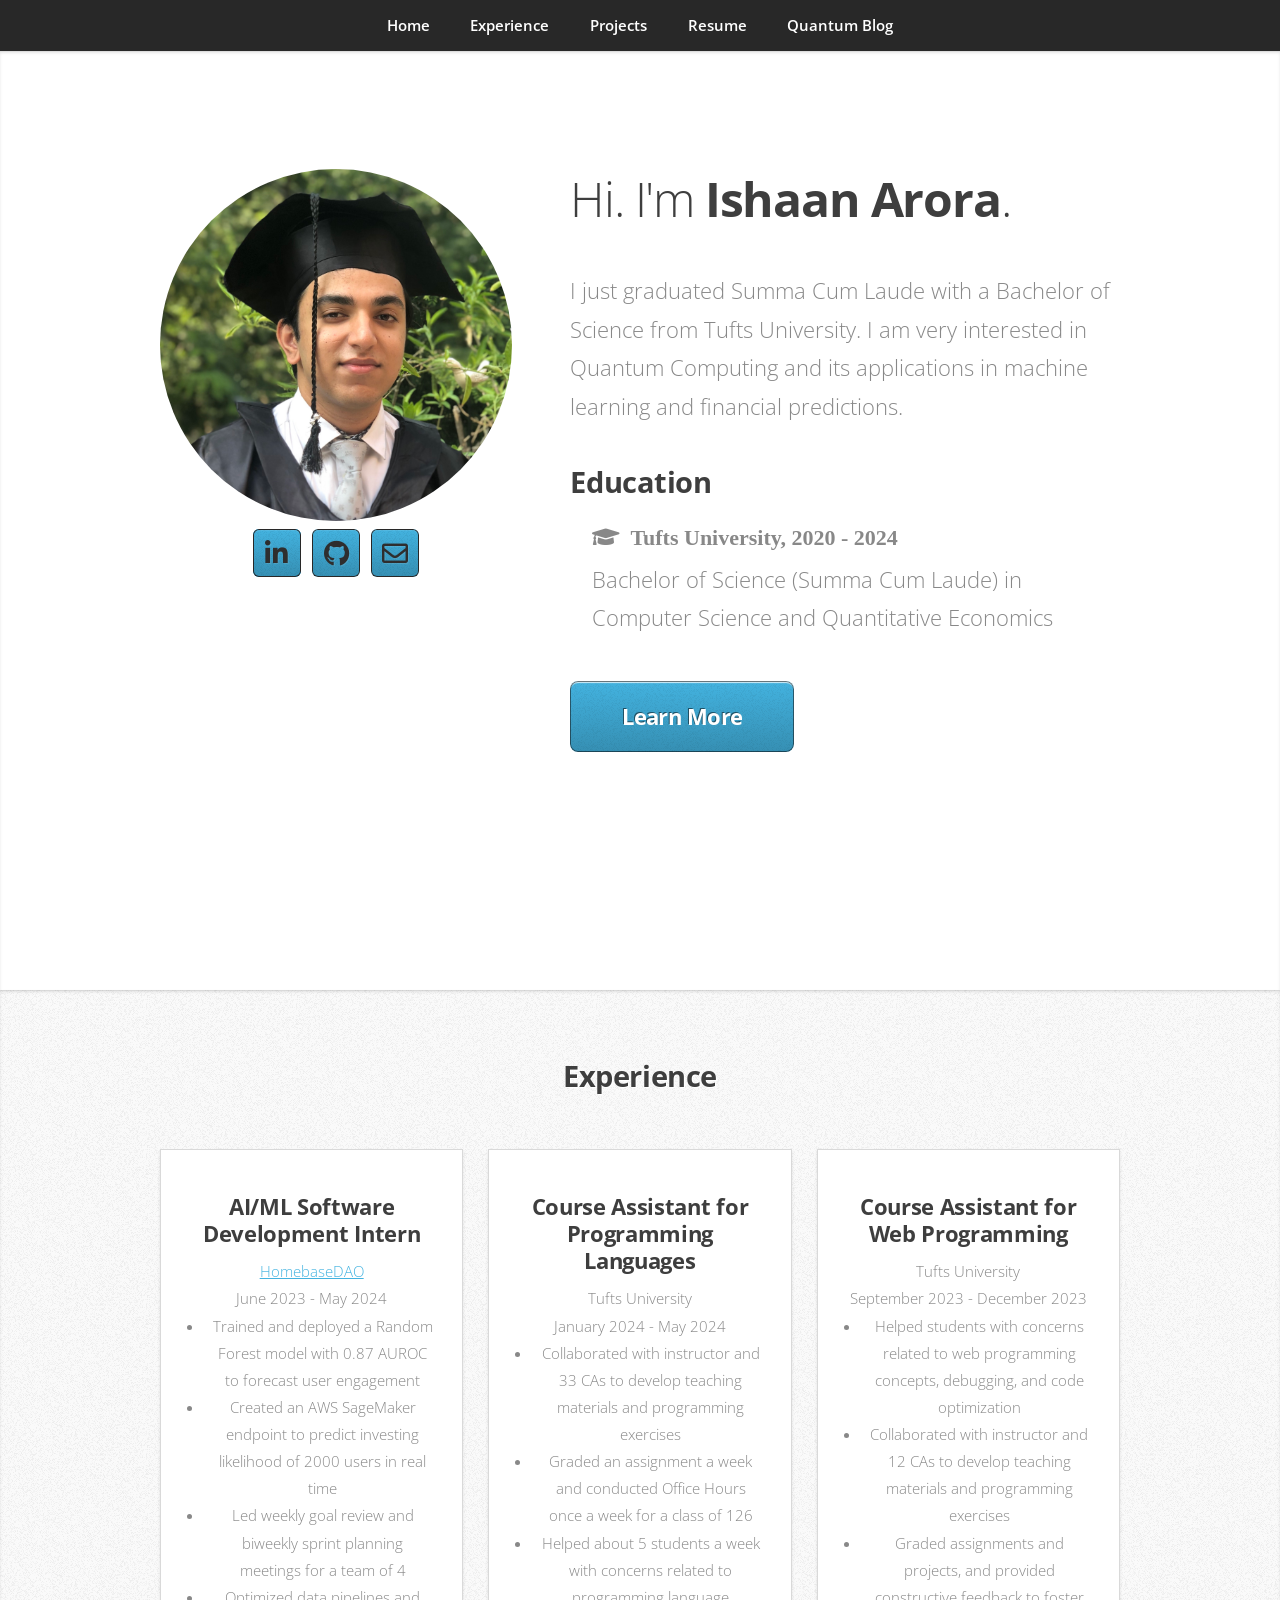
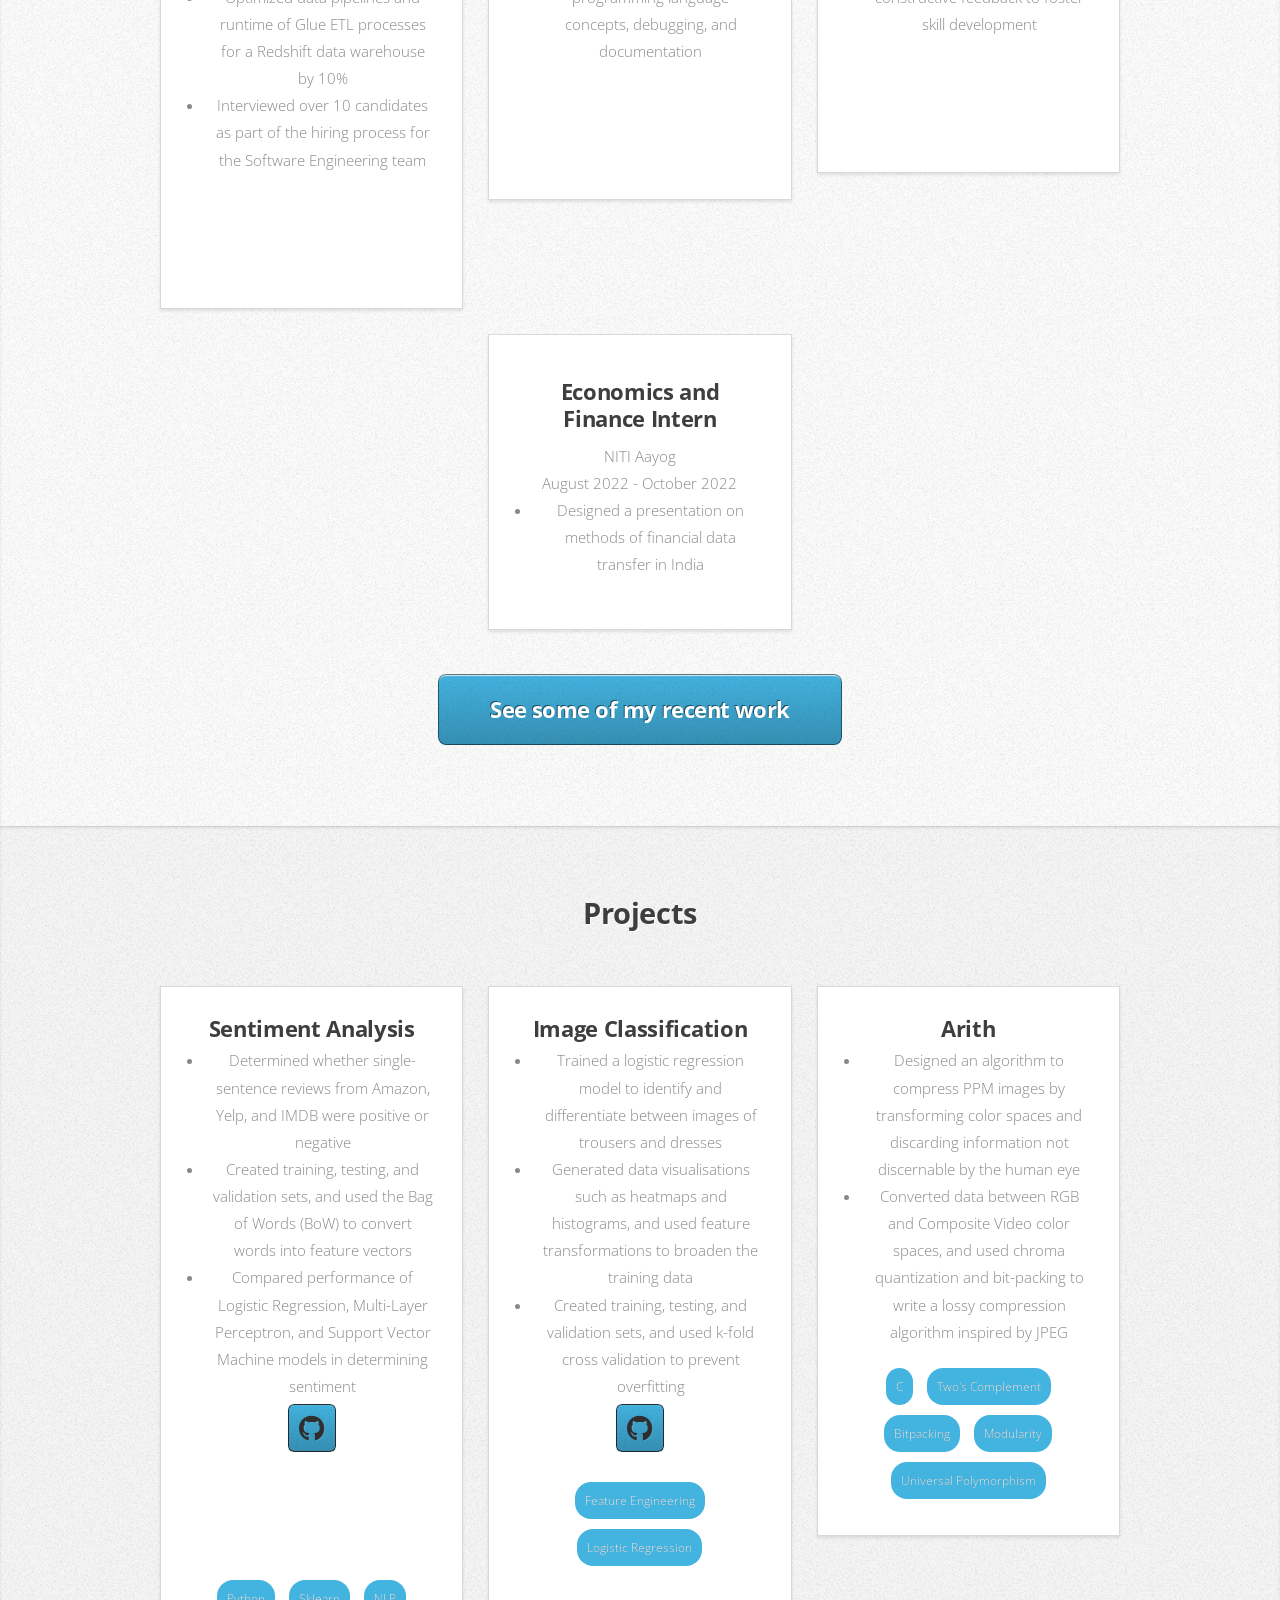
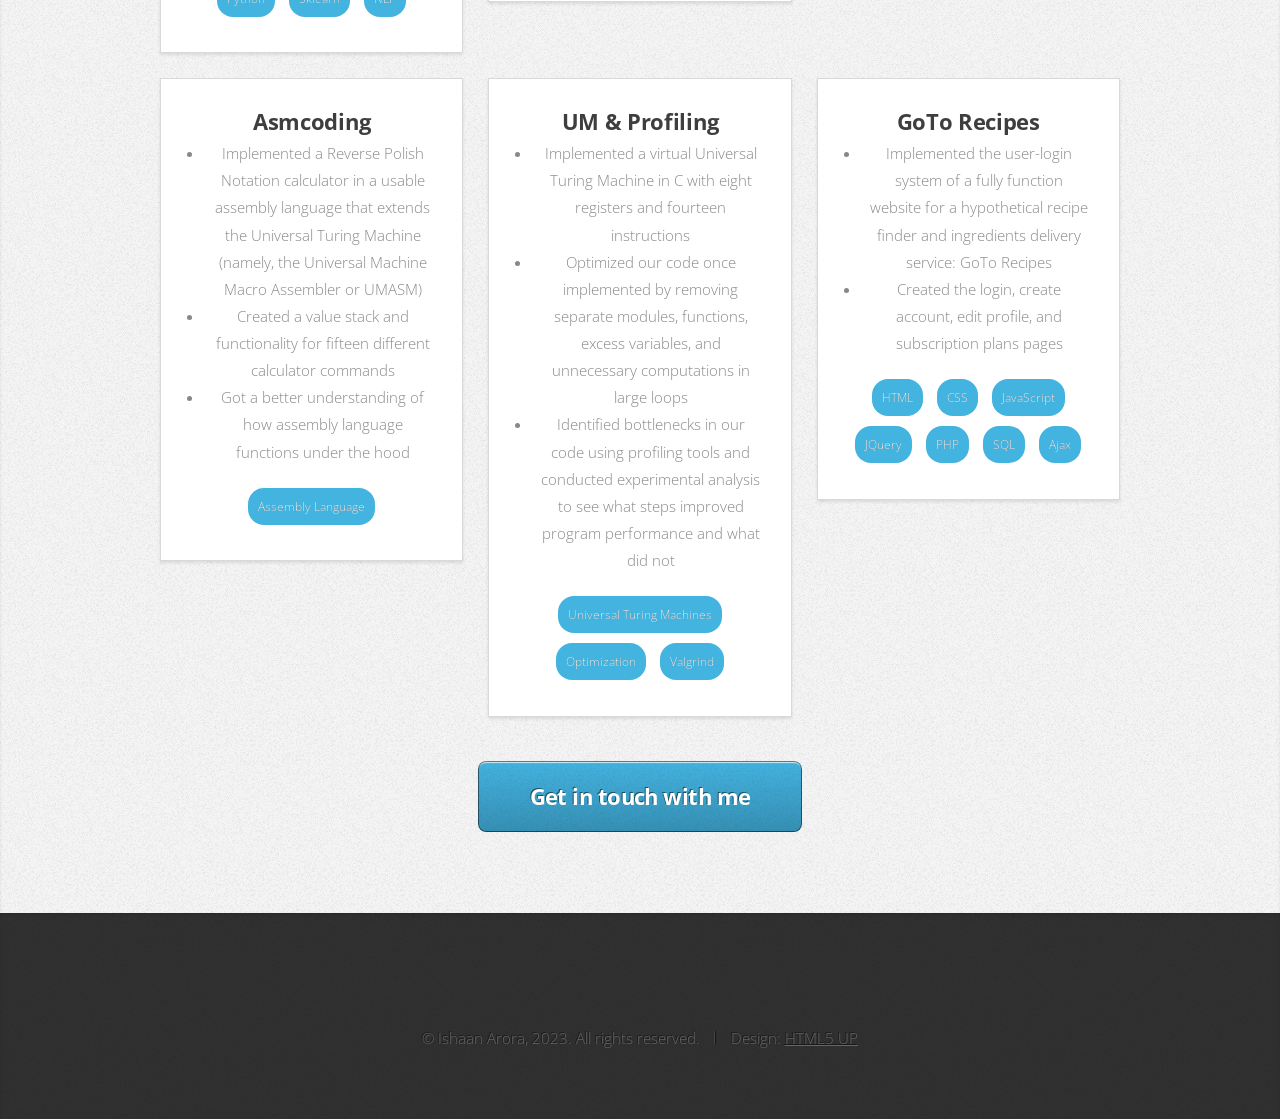
<file: index.html>
<!DOCTYPE HTML>

<html lang="en" xml:lang="en" xmlns= "http://www.w3.org/1999/xhtml">
	<head>
		<title>Ishaan Arora</title>

		<meta charset="utf-8" />
		<meta name="viewport" content="width=device-width, initial-scale=1, user-scalable=no" />
		<link rel="stylesheet" href="assets/css/main.css" />
	</head>
	<body class="is-preload">

		<!-- Nav -->
			<nav id="nav">
				<ul class="container">
					<li><a href="#top">Home</a></li>
					<li><a href="#work">Experience</a></li>
					<li><a href="#Projects">Projects</a></li>
					<li><a href="files/Ishaan Arora SWE Resume.pdf" target="_blank">Resume</a></li>
					<li><a href="https://quantumhorizonsblog.wordpress.com" target="_blank">Quantum Blog</a></li>
				</ul>
			</nav>

		<!-- Home -->
			<article id="top" class="wrapper style1">
				<div class="container">
					<div class="row">
						<div class="col-4 col-5-large col-12-medium">
							<span class="image fit"><img src="images/pic00.jpg" alt="" /> </span>
							
							<span class="image socials">
								<ul class="social">
									<li><a href="https://www.linkedin.com/in/ishaan-arora-95469122a/" class="icon brands fa-linkedin-in" target="_blank"><span class="label">LinkedIn</span></a></li>
									<li><a href="https://github.com/ishaanarora25" class="icon brands fa-github" target="_blank"><span class="label">Github</span></a></li>
									<li><a href="mailto: ishaan.arora@tufts.edu" class="icon fas fa-envelope fa-2x"><span class="label">Mail</span></a></li>
								</ul>
							</span>
						</div>
						<div class="col-8 col-7-large col-12-medium">
							<header>
								<h1>Hi. I'm <strong>Ishaan Arora</strong>.</h1>
							</header>
							<p>I just graduated Summa Cum Laude with a Bachelor of Science from Tufts University. I am very interested in Quantum Computing and its applications in machine learning and financial predictions. </p>							

							<h2>Education</h2>
							<ul class="educ">
								<li class="educ1">
									<p class="fas fa-graduation-cap">Tufts University, 2020 - 2024</p>
									<div class="educ-description">
										<p>Bachelor of Science (Summa Cum Laude) in Computer Science and Quantitative Economics</p>
									</div>
								</li>
							</ul>

							<a href="#work" class="button large scrolly">Learn More</a>
						</div>
					</div>
				</div>
			</article>

		<!-- Work -->
			<article id="work" class="wrapper style2">
				<div class="container">
					<header>
						<h2>Experience</h2>
					</header>
					<div class="row aln-center">
						<div class="col-4 col-6-medium col-12-small">
							<section class="box style1">
								<h3>AI/ML Software Development Intern</h3>
								<a href="https://www.homebasedao.io/"><p class="workplace">HomebaseDAO</p> </a>
								<p class="timing">June 2023 - May 2024</p>
								<ul class="workdone">
									<li> Trained and deployed a Random Forest model with 0.87 AUROC to forecast user engagement </li>
									<li> Created an AWS SageMaker endpoint to predict investing likelihood of 2000 users in real time </li>
									<li> Led weekly goal review and biweekly sprint planning meetings for a team of 4 </li>
									<li> Optimized data pipelines and runtime of Glue ETL processes for a Redshift data warehouse by 10% </li>
									<li> Interviewed over 10 candidates as part of the hiring process for the Software Engineering team </li>
								</ul>
								<p>&nbsp</p>
								<p>&nbsp</p>
							</section>
						</div>
						<div class="col-4 col-6-medium col-12-small">
							<section class="box style1">
								<h3>Course Assistant for Programming Languages</h3>
								<p class="workplace">Tufts University</p>
								<p class="timing">January 2024 - May 2024</p>
								<ul class="workdone">
									<li> Collaborated with instructor and 33 CAs to develop teaching materials and programming exercises </li>
									<li> Graded an assignment a week and conducted Office Hours once a week for a class of 126 </li>
									<li> Helped about 5 students a week with concerns related to programming language concepts, debugging, and documentation </li>
								</ul>
								<p>&nbsp</p>
								<p>&nbsp</p>
							</section>
						</div>
						<div class="col-4 col-6-medium col-12-small">
							<section class="box style1">
								<h3>Course Assistant for Web Programming</h3>
								<p class="workplace">Tufts University</p>
								<p class="timing">September 2023 - December 2023</p>
								<ul class="workdone">
									<li> Helped students with concerns related to web programming concepts, debugging, and code optimization </li>
									<li> Collaborated with instructor and 12 CAs to develop teaching materials and programming exercises </li>
									<li> Graded assignments and projects, and provided constructive feedback to foster skill development </li>
								</ul>
								<p>&nbsp</p>
								<p>&nbsp</p>
							</section>
						</div>
						<div class="col-4 col-6-medium col-12-small">
							<section class="box style1">
								<h3>Economics and Finance Intern</h3>
								<p class="workplace">NITI Aayog</p>
								<p class="timing">August 2022 - October 2022</p>
								<ul class="workdone">
									<li>Designed a presentation on methods of financial data transfer in India</li>
								</ul>
							</section>
						</div>
					</div>
					<footer>
						<a href="#Projects" class="button large scrolly">See some of my recent work</a>
					</footer>
				</div>
			</article>

		<!-- Projects -->
			<article id="Projects" class="wrapper style3">
				<div class="container">
					<header>
						<h2>Projects</h2>
					</header>
					<div class="row">
						<div class="col-4 col-6-medium col-12-small">
							<article class="box style2">
								<h3>Sentiment Analysis</h3>
								<ul>
									<li>Determined whether single-sentence reviews from Amazon, Yelp, and IMDB were positive or negative</li>
									<li>Created training, testing, and validation sets, and used the Bag of Words (BoW) to convert words into feature vectors</li>
									<li>Compared performance of Logistic Regression, Multi-Layer Perceptron, and Support Vector Machine models in determining sentiment</li>
								</ul>
								<ul class="social">
									<li><a href="https://github.com/ishaanarora25/review-sentiment" class="icon brands fa-github" target="_blank"><span class="label">Github</span></a></li>
								</ul>
								<p>&nbsp</p>
								<p>&nbsp</p>
								<div class="box-footer">
									<span class="skills">Python</span>
									<span class="skills">Sklearn</span>
									<span class="skills">NLP</span>
								</div>
							</article>
						</div>
						<div class="col-4 col-6-medium col-12-small">
							<article class="box style2">
								<h3>Image Classification</h3>
								<ul>
									<li>Trained a logistic regression model to identify and differentiate between images of trousers and dresses </li>
									<li>Generated data visualisations such as heatmaps and histograms, and used feature transformations to broaden the training data</li>
									<li>Created training, testing, and validation sets, and used k-fold cross validation to prevent overfitting</li>
								</ul>
								<ul class="social">
									<li><a href="https://github.com/ishaanarora25/trousers-vs-dresses" class="icon brands fa-github" target="_blank"><span class="label">Github</span></a></li>
								</ul>
								<div class="box-footer">
									<span class="skills">Feature Engineering</span>
									<span class="skills">Logistic Regression</span>
								</div>
							</article>
						</div>
						<div class="col-4 col-6-medium col-12-small">
							<article class="box style2">
								<h3>Arith</h3>
								<ul>
									<li>Designed an algorithm to compress PPM images by transforming color spaces and discarding information not discernable by the human eye</li>
									<li>Converted data between RGB and Composite Video color spaces, and used chroma quantization and bit-packing to write a lossy compression algorithm inspired by JPEG </li>
								</ul>
								<div class="box-footer">
									<span class="skills">C</span>
									<span class="skills">Two's Complement</span>
									<span class="skills">Bitpacking</span>
									<span class="skills">Modularity</span>
									<span class="skills">Universal Polymorphism</span>
								</div>
							</article>
						</div>
						<div class="col-4 col-6-medium col-12-small">
							<article class="box style2">
								<h3>Asmcoding</h3>
								<ul>
									<li>Implemented a Reverse Polish Notation calculator in a usable assembly language that extends the Universal Turing Machine (namely, the Universal Machine Macro Assembler or UMASM)</li>
									<li>Created a value stack and functionality for fifteen different calculator commands</li>
									<li>Got a better understanding of how assembly language functions under the hood</li>
								</ul>
								<div class="box-footer">
									<span class="skills">Assembly Language</span>
								</div>
							</article>
						</div>
						<div class="col-4 col-6-medium col-12-small">
							<article class="box style2">
								<h3>UM & Profiling</h3>
								<ul>
									<li>Implemented a virtual Universal Turing Machine in C with eight registers and fourteen instructions</li>
									<li>Optimized our code once implemented by removing separate modules, functions, excess variables, and unnecessary computations in large loops </li>
									<li>Identified bottlenecks in our code using profiling tools and conducted experimental analysis to see what steps improved program performance and what did not</li>
								</ul>
								<div class="box-footer">
									<span class="skills">Universal Turing Machines</span>
									<span class="skills">Optimization</span>
									<span class="skills">Valgrind</span>
								</div>
							</article>
						</div>
						<div class="col-4 col-6-medium col-12-small">
							<article class="box style2">
								<h3>GoTo Recipes</h3>
								<ul>
									<li>Implemented the user-login system of a fully function website for a hypothetical recipe finder and ingredients delivery service: GoTo Recipes</li>
									<li>Created the login, create account, edit profile, and subscription plans pages</li>
								</ul>
								<div class="box-footer">
									<span class="skills">HTML</span>
									<span class="skills">CSS</span>
									<span class="skills">JavaScript</span>
									<span class="skills">JQuery</span>
									<span class="skills">PHP</span>
									<span class="skills">SQL</span>
									<span class="skills">Ajax</span>
								</div>
							</article>
						</div>
					</div>
					<footer>
						<a href="#top" class="button large scrolly">Get in touch with me</a>
					</footer>
				</div>
			</article>

		<!-- Copyright -->
			<article class="wrapper style4">
					<footer>
						<ul id="copyright">
							<li>&copy; Ishaan Arora, 2023. All rights reserved.</li><li>Design: <a href="http://html5up.net" target="_blank">HTML5 UP</a></li>
						</ul>
					</footer>
			</article>

		<!-- Scripts -->
			<script src="assets/js/jquery.min.js"></script>
			<script src="assets/js/jquery.scrolly.min.js"></script>
			<script src="assets/js/browser.min.js"></script>
			<script src="assets/js/breakpoints.min.js"></script>
			<script src="assets/js/util.js"></script>
			<script src="assets/js/main.js"></script>

	</body>
</html>
</file>
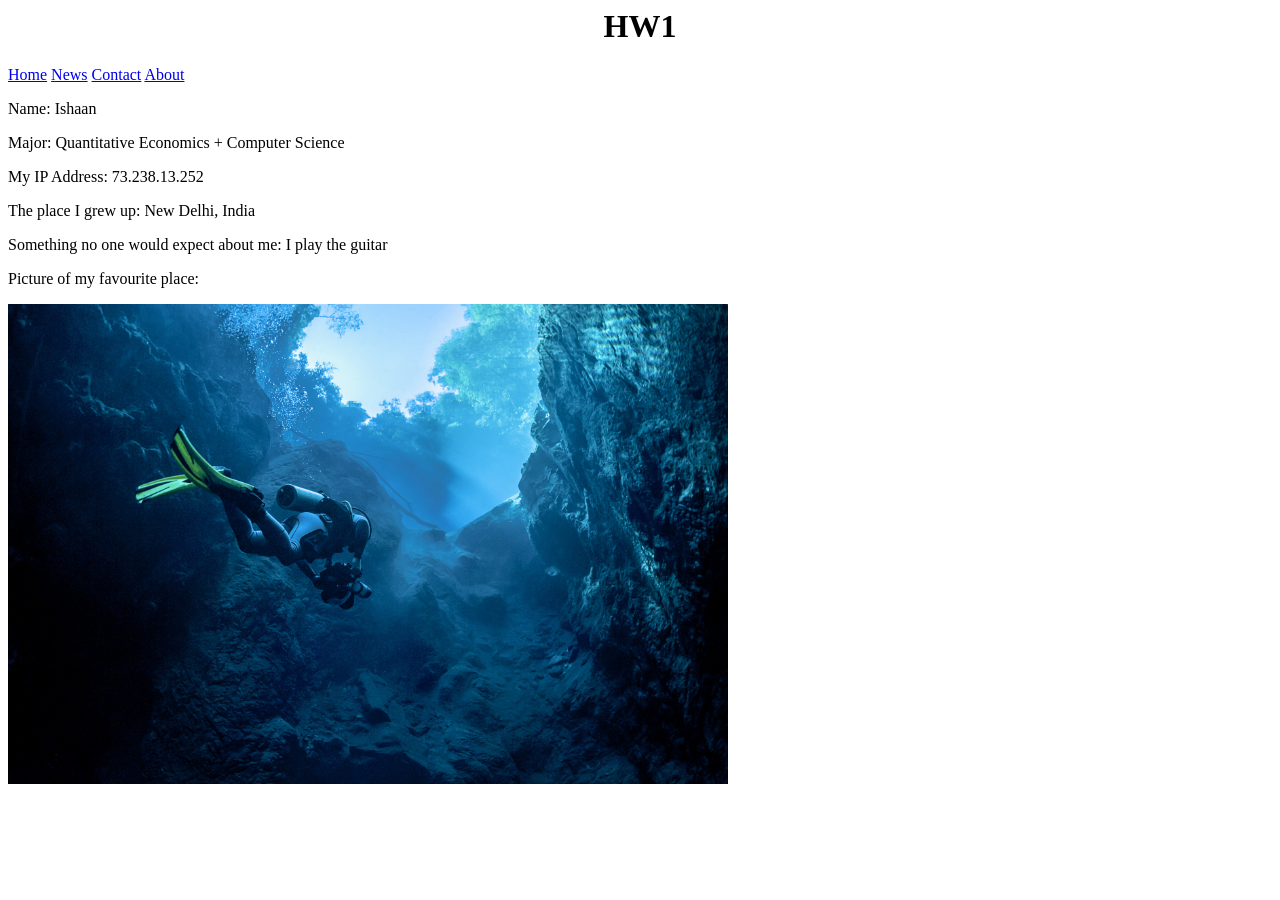
<file: hw1.html>
<html>
    <title> Homework 1 </title>
    <head>
        <h1 align="center"> HW1</h1>
        <div class="topnav">
            <a class="active" href="#home">Home</a>
            <a href="#news">News</a>
            <a href="#contact">Contact</a>
            <a href="https://www.youtube.com/watch?v=dQw4w9WgXcQ">About</a>
            </div> 
    </head>
    <body>
        <p> Name: Ishaan</p>
        <p> Major: Quantitative Economics + Computer Science</p>
        <p>My IP Address: 73.238.13.252</p>
        <p>The place I grew up: New Delhi, India</p>
        <p>Something no one would expect about me: I play the guitar</p>
        <p>Picture of my favourite place:</p>
        <img src="Diving.jpeg" alt="Underwater" width=720 height="480">
    </body>
    



</html>
</file>
<file: assets/css/main.css>
@import url("https://fonts.googleapis.com/css?family=Open+Sans:300,300italic,600,600italic,700");
@import url("fontawesome-all.min.css");

/*
	Miniport by HTML5 UP
	html5up.net | @ajlkn
	Free for personal and commercial use under the CCA 3.0 license (html5up.net/license)
*/

html, body, div, span, applet, object,
iframe, h1, h2, h3, h4, h5, h6, p, blockquote,
pre, a, abbr, acronym, address, big, cite,
code, del, dfn, em, img, ins, kbd, q, s, samp,
small, strike, strong, sub, sup, tt, var, b,
u, i, center, dl, dt, dd, ol, ul, li, fieldset,
form, label, legend, table, caption, tbody,
tfoot, thead, tr, th, td, article, aside,
canvas, details, embed, figure, figcaption,
footer, header, hgroup, menu, nav, output, ruby,
section, summary, time, mark, audio, video {
	margin: 0;
	padding: 0;
	border: 0;
	font-size: 100%;
	font: inherit;
	vertical-align: baseline;}

article, aside, details, figcaption, figure,
footer, header, hgroup, menu, nav, section {
	display: block;}

body {
	line-height: 1;
}

ol, ul {
	list-style: none;
}

blockquote, q {
	quotes: none;
}

	blockquote:before, blockquote:after, q:before, q:after {
		content: '';
		content: none;
	}

table {
	border-collapse: collapse;
	border-spacing: 0;
}

body {
	-webkit-text-size-adjust: none;
}

mark {
	background-color: transparent;
	color: inherit;
}

input::-moz-focus-inner {
	border: 0;
	padding: 0;
}

input, select, textarea {
	-moz-appearance: none;
	-webkit-appearance: none;
	-ms-appearance: none;
	appearance: none;
}

/* Basic */

	html {
		box-sizing: border-box;
	}

	*, *:before, *:after {
		box-sizing: inherit;
	}

	body {
		padding-top: 3.5em;
	}

		body.is-preload *, body.is-preload *:before, body.is-preload *:after {
			-moz-animation: none !important;
			-webkit-animation: none !important;
			-ms-animation: none !important;
			animation: none !important;
			-moz-transition: none !important;
			-webkit-transition: none !important;
			-ms-transition: none !important;
			transition: none !important;
		}

	body, input, textarea, select {
		font-family: 'Open Sans', sans-serif;
		line-height: 1.85em;
		color: #888;
		font-weight: 300;
		font-size: 13pt;
	}

	a {
		-moz-transition: color .2s ease-in-out;
		-webkit-transition: color .2s ease-in-out;
		-ms-transition: color .2s ease-in-out;
		transition: color .2s ease-in-out;
		color: #43B3E0;
		text-decoration: underline;
	}

		a:hover {
			color: #43bff0 !important;
		}

		a img {
			border: 0;
		}

	b, strong {
		font-weight: 600;
		color: #3e3e3e;
	}

	i, em {
		font-style: italic;
	}

	sub {
		position: relative;
		top: 0.5em;
		font-size: 0.8em;
	}

	sup {
		position: relative;
		top: -0.5em;
		font-size: 0.8em;
	}

	blockquote {
		border-left: solid 0.75em #eee;
		padding: 1em 0 1em 1.5em;
		font-style: italic;
	}

	h1, h2, h3, h4, h5, h6 {
		color: #3e3e3e;
		margin: 0 0 0.75em 0;
	}

	h1 a, h2 a, h3 a, h4 a, h5 a, h6 a {
		text-decoration: none;
		color: inherit;
	}

	h2, h3, h4, h5, h6 {
		font-weight: 700;
	}

	h1 {
		font-size: 3.25em;
		letter-spacing: -0.025em;
		font-weight: 300;
	}

		h1 strong {
			font-weight: 700;
		}

	h2 {
		font-size: 2em;
		letter-spacing: -0.015em;
	}

	h3 {
		font-size: 1.5em;
		letter-spacing: -0.015em;
	}

	em, i {
		font-style: italic;
	}

	br.clear {
		clear: both;
	}

	hr {
		border: 0;
		border-top: solid 1px #444;
		border-top-color: rgba(0, 0, 0, 0.35);
		box-shadow: 0px 1px 0px 0px rgba(255, 255, 255, 0.1);
		height: 1px;
		margin: 3em 0;
	}

	p, ul, ol, dl, table {
		margin-bottom: 2em;
	}

	header {
		margin: 0 0 3em 0;
	}

		header > p {
			font-size: 1.25em;
			margin: 0;
		}

	footer {
		margin: 3em 0 0 0;
	}

		footer > p {
			font-size: 1.25em;
		}

/* Container */

	.container {
		margin: 0 auto;
		max-width: calc(100% - 50px);
		width: 1200px;
	}

		.container.medium {
			width: 900px;
		}

		@media screen and (max-width: 1680px) {

			.container {
				width: 1200px;
			}

				.container.medium {
					width: 900px;
				}

		}

		@media screen and (max-width: 1280px) {

			.container {
				width: 960px;
			}

				.container.medium {
					width: 720px;
				}

		}

		@media screen and (max-width: 980px) {

			.container {
				width: 100%;
			}

				.container.medium {
					width: 75%;
				}

		}

		@media screen and (max-width: 736px) {

			.container {
				width: 100%;
				max-width: calc(100% - 30px);
			}

				.container.medium {
					width: 100%;
				}

		}

/* Row */

	.row {
		display: flex;
		flex-wrap: wrap;
		box-sizing: border-box;
		align-items: stretch;
	}

		.row > * {
			box-sizing: border-box;
		}

		.row.gtr-uniform > * > :last-child {
			margin-bottom: 0;
		}

		.row.aln-left {
			justify-content: flex-start;
		}

		.row.aln-center {
			justify-content: center;
		}

		.row.aln-right {
			justify-content: flex-end;
		}

		.row.aln-top {
			align-items: flex-start;
		}

		.row.aln-middle {
			align-items: center;
		}

		.row.aln-bottom {
			align-items: flex-end;
		}

		.row > .imp {
			order: -1;
		}

		.row > .col-1 {
			width: 8.33333%;
		}

		.row > .off-1 {
			margin-left: 8.33333%;
		}

		.row > .col-2 {
			width: 16.66667%;
		}

		.row > .off-2 {
			margin-left: 16.66667%;
		}

		.row > .col-3 {
			width: 25%;
		}

		.row > .off-3 {
			margin-left: 25%;
		}

		.row > .col-4 {
			width: 33.33333%;
		}

		.row > .off-4 {
			margin-left: 33.33333%;
		}

		.row > .col-5 {
			width: 41.66667%;
		}

		.row > .off-5 {
			margin-left: 41.66667%;
		}

		.row > .col-6 {
			width: 50%;
		}

		.row > .off-6 {
			margin-left: 50%;
		}

		.row > .col-7 {
			width: 58.33333%;
		}

		.row > .off-7 {
			margin-left: 58.33333%;
		}

		.row > .col-8 {
			width: 66.66667%;
		}

		.row > .off-8 {
			margin-left: 66.66667%;
		}

		.row > .col-9 {
			width: 75%;
		}

		.row > .off-9 {
			margin-left: 75%;
		}

		.row > .col-10 {
			width: 83.33333%;
		}

		.row > .off-10 {
			margin-left: 83.33333%;
		}

		.row > .col-11 {
			width: 91.66667%;
		}

		.row > .off-11 {
			margin-left: 91.66667%;
		}

		.row > .col-12 {
			margin: auto;
			width: 100%;
		}

		.row > .off-12 {
			margin-left: 100%;
		}

		.row.gtr-0 {
			margin-top: 0px;
			margin-left: 0px;
		}

			.row.gtr-0 > * {
				padding: 0px 0 0 0px;
			}

			.row.gtr-0.gtr-uniform {
				margin-top: 0px;
			}

				.row.gtr-0.gtr-uniform > * {
					padding-top: 0px;
				}

		.row.gtr-25 {
			margin-top: -6.25px;
			margin-left: -6.25px;
		}

			.row.gtr-25 > * {
				padding: 6.25px 0 0 6.25px;
			}

			.row.gtr-25.gtr-uniform {
				margin-top: -6.25px;
			}

				.row.gtr-25.gtr-uniform > * {
					padding-top: 6.25px;
				}

		.row.gtr-50 {
			margin-top: -12.5px;
			margin-left: -12.5px;
		}

			.row.gtr-50 > * {
				padding: 12.5px 0 0 12.5px;
			}

			.row.gtr-50.gtr-uniform {
				margin-top: -12.5px;
			}

				.row.gtr-50.gtr-uniform > * {
					padding-top: 12.5px;
				}

		.row {
			margin-top: -25px;
			margin-left: -25px;
		}

			.row > * {
				padding: 25px 0 0 25px;
			}

			.row.gtr-uniform {
				margin-top: -25px;
			}

				.row.gtr-uniform > * {
					padding-top: 25px;
				}

		.row.gtr-150 {
			margin-top: -37.5px;
			margin-left: -37.5px;
		}

			.row.gtr-150 > * {
				padding: 37.5px 0 0 37.5px;
			}

			.row.gtr-150.gtr-uniform {
				margin-top: -37.5px;
			}

				.row.gtr-150.gtr-uniform > * {
					padding-top: 37.5px;
				}

		.row.gtr-200 {
			margin-top: -50px;
			margin-left: -50px;
		}

			.row.gtr-200 > * {
				padding: 50px 0 0 50px;
			}

			.row.gtr-200.gtr-uniform {
				margin-top: -50px;
			}

				.row.gtr-200.gtr-uniform > * {
					padding-top: 50px;
				}

		@media screen and (max-width: 1680px) {

			.row {
				display: flex;
				flex-wrap: wrap;
				box-sizing: border-box;
				align-items: stretch;
			}

				.row > * {
					box-sizing: border-box;
				}

				.row.gtr-uniform > * > :last-child {
					margin-bottom: 0;
				}

				.row.aln-left {
					justify-content: flex-start;
				}

				.row.aln-center {
					justify-content: center;
				}

				.row.aln-right {
					justify-content: flex-end;
				}

				.row.aln-top {
					align-items: flex-start;
				}

				.row.aln-middle {
					align-items: center;
				}

				.row.aln-bottom {
					align-items: flex-end;
				}

				.row > .imp-xlarge {
					order: -1;
				}

				.row > .col-1-xlarge {
					width: 8.33333%;
				}

				.row > .off-1-xlarge {
					margin-left: 8.33333%;
				}

				.row > .col-2-xlarge {
					width: 16.66667%;
				}

				.row > .off-2-xlarge {
					margin-left: 16.66667%;
				}

				.row > .col-3-xlarge {
					width: 25%;
				}

				.row > .off-3-xlarge {
					margin-left: 25%;
				}

				.row > .col-4-xlarge {
					width: 33.33333%;
				}

				.row > .off-4-xlarge {
					margin-left: 33.33333%;
				}

				.row > .col-5-xlarge {
					width: 41.66667%;
				}

				.row > .off-5-xlarge {
					margin-left: 41.66667%;
				}

				.row > .col-6-xlarge {
					width: 50%;
				}

				.row > .off-6-xlarge {
					margin-left: 50%;
				}

				.row > .col-7-xlarge {
					width: 58.33333%;
				}

				.row > .off-7-xlarge {
					margin-left: 58.33333%;
				}

				.row > .col-8-xlarge {
					width: 66.66667%;
				}

				.row > .off-8-xlarge {
					margin-left: 66.66667%;
				}

				.row > .col-9-xlarge {
					width: 75%;
				}

				.row > .off-9-xlarge {
					margin-left: 75%;
				}

				.row > .col-10-xlarge {
					width: 83.33333%;
				}

				.row > .off-10-xlarge {
					margin-left: 83.33333%;
				}

				.row > .col-11-xlarge {
					width: 91.66667%;
				}

				.row > .off-11-xlarge {
					margin-left: 91.66667%;
				}

				.row > .col-12-xlarge {
					width: 100%;
				}

				.row > .off-12-xlarge {
					margin-left: 100%;
				}

				.row.gtr-0 {
					margin-top: 0px;
					margin-left: 0px;
				}

					.row.gtr-0 > * {
						padding: 0px 0 0 0px;
					}

					.row.gtr-0.gtr-uniform {
						margin-top: 0px;
					}

						.row.gtr-0.gtr-uniform > * {
							padding-top: 0px;
						}

				.row.gtr-25 {
					margin-top: -6.25px;
					margin-left: -6.25px;
				}

					.row.gtr-25 > * {
						padding: 6.25px 0 0 6.25px;
					}

					.row.gtr-25.gtr-uniform {
						margin-top: -6.25px;
					}

						.row.gtr-25.gtr-uniform > * {
							padding-top: 6.25px;
						}

				.row.gtr-50 {
					margin-top: -12.5px;
					margin-left: -12.5px;
				}

					.row.gtr-50 > * {
						padding: 12.5px 0 0 12.5px;
					}

					.row.gtr-50.gtr-uniform {
						margin-top: -12.5px;
					}

						.row.gtr-50.gtr-uniform > * {
							padding-top: 12.5px;
						}

				.row {
					margin-top: -25px;
					margin-left: -25px;
				}

					.row > * {
						padding: 25px 0 0 25px;
					}

					.row.gtr-uniform {
						margin-top: -25px;
					}

						.row.gtr-uniform > * {
							padding-top: 25px;
						}

				.row.gtr-150 {
					margin-top: -37.5px;
					margin-left: -37.5px;
				}

					.row.gtr-150 > * {
						padding: 37.5px 0 0 37.5px;
					}

					.row.gtr-150.gtr-uniform {
						margin-top: -37.5px;
					}

						.row.gtr-150.gtr-uniform > * {
							padding-top: 37.5px;
						}

				.row.gtr-200 {
					margin-top: -50px;
					margin-left: -50px;
				}

					.row.gtr-200 > * {
						padding: 50px 0 0 50px;
					}

					.row.gtr-200.gtr-uniform {
						margin-top: -50px;
					}

						.row.gtr-200.gtr-uniform > * {
							padding-top: 50px;
						}

		}

		@media screen and (max-width: 1280px) {

			.row {
				display: flex;
				flex-wrap: wrap;
				box-sizing: border-box;
				align-items: stretch;
			}

				.row > * {
					box-sizing: border-box;
				}

				.row.gtr-uniform > * > :last-child {
					margin-bottom: 0;
				}

				.row.aln-left {
					justify-content: flex-start;
				}

				.row.aln-center {
					justify-content: center;
				}

				.row.aln-right {
					justify-content: flex-end;
				}

				.row.aln-top {
					align-items: flex-start;
				}

				.row.aln-middle {
					align-items: center;
				}

				.row.aln-bottom {
					align-items: flex-end;
				}

				.row > .imp-large {
					order: -1;
				}

				.row > .col-1-large {
					width: 8.33333%;
				}

				.row > .off-1-large {
					margin-left: 8.33333%;
				}

				.row > .col-2-large {
					width: 16.66667%;
				}

				.row > .off-2-large {
					margin-left: 16.66667%;
				}

				.row > .col-3-large {
					width: 25%;
				}

				.row > .off-3-large {
					margin-left: 25%;
				}

				.row > .col-4-large {
					width: 33.33333%;
				}

				.row > .off-4-large {
					margin-left: 33.33333%;
				}

				.row > .col-5-large {
					width: 41.66667%;
				}

				.row > .off-5-large {
					margin-left: 41.66667%;
				}

				.row > .col-6-large {
					width: 50%;
				}

				.row > .off-6-large {
					margin-left: 50%;
				}

				.row > .col-7-large {
					width: 58.33333%;
				}

				.row > .off-7-large {
					margin-left: 58.33333%;
				}

				.row > .col-8-large {
					width: 66.66667%;
				}

				.row > .off-8-large {
					margin-left: 66.66667%;
				}

				.row > .col-9-large {
					width: 75%;
				}

				.row > .off-9-large {
					margin-left: 75%;
				}

				.row > .col-10-large {
					width: 83.33333%;
				}

				.row > .off-10-large {
					margin-left: 83.33333%;
				}

				.row > .col-11-large {
					width: 91.66667%;
				}

				.row > .off-11-large {
					margin-left: 91.66667%;
				}

				.row > .col-12-large {
					width: 100%;
				}

				.row > .off-12-large {
					margin-left: 100%;
				}

				.row.gtr-0 {
					margin-top: 0px;
					margin-left: 0px;
				}

					.row.gtr-0 > * {
						padding: 0px 0 0 0px;
					}

					.row.gtr-0.gtr-uniform {
						margin-top: 0px;
					}

						.row.gtr-0.gtr-uniform > * {
							padding-top: 0px;
						}

				.row.gtr-25 {
					margin-top: -6.25px;
					margin-left: -6.25px;
				}

					.row.gtr-25 > * {
						padding: 6.25px 0 0 6.25px;
					}

					.row.gtr-25.gtr-uniform {
						margin-top: -6.25px;
					}

						.row.gtr-25.gtr-uniform > * {
							padding-top: 6.25px;
						}

				.row.gtr-50 {
					margin-top: -12.5px;
					margin-left: -12.5px;
				}

					.row.gtr-50 > * {
						padding: 12.5px 0 0 12.5px;
					}

					.row.gtr-50.gtr-uniform {
						margin-top: -12.5px;
					}

						.row.gtr-50.gtr-uniform > * {
							padding-top: 12.5px;
						}

				.row {
					margin-top: -25px;
					margin-left: -25px;
				}

					.row > * {
						padding: 25px 0 0 25px;
					}

					.row.gtr-uniform {
						margin-top: -25px;
					}

						.row.gtr-uniform > * {
							padding-top: 25px;
						}

				.row.gtr-150 {
					margin-top: -37.5px;
					margin-left: -37.5px;
				}

					.row.gtr-150 > * {
						padding: 37.5px 0 0 37.5px;
					}

					.row.gtr-150.gtr-uniform {
						margin-top: -37.5px;
					}

						.row.gtr-150.gtr-uniform > * {
							padding-top: 37.5px;
						}

				.row.gtr-200 {
					margin-top: -50px;
					margin-left: -50px;
				}

					.row.gtr-200 > * {
						padding: 50px 0 0 50px;
					}

					.row.gtr-200.gtr-uniform {
						margin-top: -50px;
					}

						.row.gtr-200.gtr-uniform > * {
							padding-top: 50px;
						}

		}

		@media screen and (max-width: 980px) {

			.row {
				display: flex;
				flex-wrap: wrap;
				box-sizing: border-box;
				align-items: stretch;
			}

				.row > * {
					box-sizing: border-box;
				}

				.row.gtr-uniform > * > :last-child {
					margin-bottom: 0;
				}

				.row.aln-left {
					justify-content: flex-start;
				}

				.row.aln-center {
					justify-content: center;
				}

				.row.aln-right {
					justify-content: flex-end;
				}

				.row.aln-top {
					align-items: flex-start;
				}

				.row.aln-middle {
					align-items: center;
				}

				.row.aln-bottom {
					align-items: flex-end;
				}

				.row > .imp-medium {
					order: -1;
				}

				.row > .col-1-medium {
					width: 8.33333%;
				}

				.row > .off-1-medium {
					margin-left: 8.33333%;
				}

				.row > .col-2-medium {
					width: 16.66667%;
				}

				.row > .off-2-medium {
					margin-left: 16.66667%;
				}

				.row > .col-3-medium {
					width: 25%;
				}

				.row > .off-3-medium {
					margin-left: 25%;
				}

				.row > .col-4-medium {
					width: 33.33333%;
				}

				.row > .off-4-medium {
					margin-left: 33.33333%;
				}

				.row > .col-5-medium {
					width: 41.66667%;
				}

				.row > .off-5-medium {
					margin-left: 41.66667%;
				}

				.row > .col-6-medium {
					width: 50%;
				}

				.row > .off-6-medium {
					margin-left: 50%;
				}

				.row > .col-7-medium {
					width: 58.33333%;
				}

				.row > .off-7-medium {
					margin-left: 58.33333%;
				}

				.row > .col-8-medium {
					width: 66.66667%;
				}

				.row > .off-8-medium {
					margin-left: 66.66667%;
				}

				.row > .col-9-medium {
					width: 75%;
				}

				.row > .off-9-medium {
					margin-left: 75%;
				}

				.row > .col-10-medium {
					width: 83.33333%;
				}

				.row > .off-10-medium {
					margin-left: 83.33333%;
				}

				.row > .col-11-medium {
					width: 91.66667%;
				}

				.row > .off-11-medium {
					margin-left: 91.66667%;
				}

				.row > .col-12-medium {
					width: 100%;
				}

				.row > .off-12-medium {
					margin-left: 100%;
				}

				.row.gtr-0 {
					margin-top: 0px;
					margin-left: 0px;
				}

					.row.gtr-0 > * {
						padding: 0px 0 0 0px;
					}

					.row.gtr-0.gtr-uniform {
						margin-top: 0px;
					}

						.row.gtr-0.gtr-uniform > * {
							padding-top: 0px;
						}

				.row.gtr-25 {
					margin-top: -6.25px;
					margin-left: -6.25px;
				}

					.row.gtr-25 > * {
						padding: 6.25px 0 0 6.25px;
					}

					.row.gtr-25.gtr-uniform {
						margin-top: -6.25px;
					}

						.row.gtr-25.gtr-uniform > * {
							padding-top: 6.25px;
						}

				.row.gtr-50 {
					margin-top: -12.5px;
					margin-left: -12.5px;
				}

					.row.gtr-50 > * {
						padding: 12.5px 0 0 12.5px;
					}

					.row.gtr-50.gtr-uniform {
						margin-top: -12.5px;
					}

						.row.gtr-50.gtr-uniform > * {
							padding-top: 12.5px;
						}

				.row {
					margin-top: -25px;
					margin-left: -25px;
				}

					.row > * {
						padding: 25px 0 0 25px;
					}

					.row.gtr-uniform {
						margin-top: -25px;
					}

						.row.gtr-uniform > * {
							padding-top: 25px;
						}

				.row.gtr-150 {
					margin-top: -37.5px;
					margin-left: -37.5px;
				}

					.row.gtr-150 > * {
						padding: 37.5px 0 0 37.5px;
					}

					.row.gtr-150.gtr-uniform {
						margin-top: -37.5px;
					}

						.row.gtr-150.gtr-uniform > * {
							padding-top: 37.5px;
						}

				.row.gtr-200 {
					margin-top: -50px;
					margin-left: -50px;
				}

					.row.gtr-200 > * {
						padding: 50px 0 0 50px;
					}

					.row.gtr-200.gtr-uniform {
						margin-top: -50px;
					}

						.row.gtr-200.gtr-uniform > * {
							padding-top: 50px;
						}

		}

		@media screen and (max-width: 736px) {

			.row {
				display: flex;
				flex-wrap: wrap;
				box-sizing: border-box;
				align-items: stretch;
			}

				.row > * {
					box-sizing: border-box;
				}

				.row.gtr-uniform > * > :last-child {
					margin-bottom: 0;
				}

				.row.aln-left {
					justify-content: flex-start;
				}

				.row.aln-center {
					justify-content: center;
				}

				.row.aln-right {
					justify-content: flex-end;
				}

				.row.aln-top {
					align-items: flex-start;
				}

				.row.aln-middle {
					align-items: center;
				}

				.row.aln-bottom {
					align-items: flex-end;
				}

				.row > .imp-small {
					order: -1;
				}

				.row > .col-1-small {
					width: 8.33333%;
				}

				.row > .off-1-small {
					margin-left: 8.33333%;
				}

				.row > .col-2-small {
					width: 16.66667%;
				}

				.row > .off-2-small {
					margin-left: 16.66667%;
				}

				.row > .col-3-small {
					width: 25%;
				}

				.row > .off-3-small {
					margin-left: 25%;
				}

				.row > .col-4-small {
					width: 33.33333%;
				}

				.row > .off-4-small {
					margin-left: 33.33333%;
				}

				.row > .col-5-small {
					width: 41.66667%;
				}

				.row > .off-5-small {
					margin-left: 41.66667%;
				}

				.row > .col-6-small {
					width: 50%;
				}

				.row > .off-6-small {
					margin-left: 50%;
				}

				.row > .col-7-small {
					width: 58.33333%;
				}

				.row > .off-7-small {
					margin-left: 58.33333%;
				}

				.row > .col-8-small {
					width: 66.66667%;
				}

				.row > .off-8-small {
					margin-left: 66.66667%;
				}

				.row > .col-9-small {
					width: 75%;
				}

				.row > .off-9-small {
					margin-left: 75%;
				}

				.row > .col-10-small {
					width: 83.33333%;
				}

				.row > .off-10-small {
					margin-left: 83.33333%;
				}

				.row > .col-11-small {
					width: 91.66667%;
				}

				.row > .off-11-small {
					margin-left: 91.66667%;
				}

				.row > .col-12-small {
					width: 100%;
				}

				.row > .off-12-small {
					margin-left: 100%;
				}

				.row.gtr-0 {
					margin-top: 0px;
					margin-left: 0px;
				}

					.row.gtr-0 > * {
						padding: 0px 0 0 0px;
					}

					.row.gtr-0.gtr-uniform {
						margin-top: 0px;
					}

						.row.gtr-0.gtr-uniform > * {
							padding-top: 0px;
						}

				.row.gtr-25 {
					margin-top: -3.75px;
					margin-left: -3.75px;
				}

					.row.gtr-25 > * {
						padding: 3.75px 0 0 3.75px;
					}

					.row.gtr-25.gtr-uniform {
						margin-top: -3.75px;
					}

						.row.gtr-25.gtr-uniform > * {
							padding-top: 3.75px;
						}

				.row.gtr-50 {
					margin-top: -7.5px;
					margin-left: -7.5px;
				}

					.row.gtr-50 > * {
						padding: 7.5px 0 0 7.5px;
					}

					.row.gtr-50.gtr-uniform {
						margin-top: -7.5px;
					}

						.row.gtr-50.gtr-uniform > * {
							padding-top: 7.5px;
						}

				.row {
					margin-top: -15px;
					margin-left: -15px;
				}

					.row > * {
						padding: 15px 0 0 15px;
					}

					.row.gtr-uniform {
						margin-top: -15px;
					}

						.row.gtr-uniform > * {
							padding-top: 15px;
						}

				.row.gtr-150 {
					margin-top: -22.5px;
					margin-left: -22.5px;
				}

					.row.gtr-150 > * {
						padding: 22.5px 0 0 22.5px;
					}

					.row.gtr-150.gtr-uniform {
						margin-top: -22.5px;
					}

						.row.gtr-150.gtr-uniform > * {
							padding-top: 22.5px;
						}

				.row.gtr-200 {
					margin-top: -30px;
					margin-left: -30px;
				}

					.row.gtr-200 > * {
						padding: 30px 0 0 30px;
					}

					.row.gtr-200.gtr-uniform {
						margin-top: -30px;
					}

						.row.gtr-200.gtr-uniform > * {
							padding-top: 30px;
						}

		}

/* Form */

	form label {
		color: #3e3e3e;
		font-weight: 700;
		display: block;
		margin: 0 0 0.5em 0;
	}

	form input[type=text],
	form input[type=email],
	form input[type=password],
	form select,
	form textarea {
		-moz-transition: background .2s ease-in-out, box-shadow .2s ease-in-out;
		-webkit-transition: background .2s ease-in-out, box-shadow .2s ease-in-out;
		-ms-transition: background .2s ease-in-out, box-shadow .2s ease-in-out;
		transition: background .2s ease-in-out, box-shadow .2s ease-in-out;
		-webkit-appearance: none;
		display: block;
		border: 0;
		padding: 0.75em;
		font-size: 1em;
		border-radius: 8px;
		border: solid 1px #ddd;
		background: #fff;
		color: #bbb;
		box-shadow: inset 0px 2px 3px 1px rgba(0, 0, 0, 0.05), 0px 1px 0px 0px rgba(255, 255, 255, 0.025);
		width: 100%;
	}

		form input[type=text]:focus,
		form input[type=email]:focus,
		form input[type=password]:focus,
		form select:focus,
		form textarea:focus {
			background: #fafafa;
			box-shadow: inset 0px 2px 5px 0px rgba(0, 0, 0, 0.05), 0px 1px 0px 0px rgba(255, 255, 255, 0.025), inset 0px 0px 2px 1px #43bff0;
		}

	form textarea {
		height: 15em;
	}

	form .actions:last-child {
		margin-bottom: 0;
	}

	form ::-webkit-input-placeholder {
		color: #555 !important;
	}

	form :-moz-placeholder {
		color: #555 !important;
	}

	form ::-moz-placeholder {
		color: #555 !important;
	}

	form :-ms-input-placeholder {
		color: #555 !important;
	}

	form ::-moz-focus-inner {
		border: 0;
	}

/* Tables */

	table {
		width: 100%;
	}

		table.default {
			width: 100%;
		}

			table.default tr {
				border-top: solid 1px #eee;
			}

				table.default tr:first-child {
					border-top: 0;
				}

			table.default td {
				padding: 0.5em 1em 0.5em 1em;
			}

			table.default th {
				text-align: left;
				padding: 0.5em 1em 0.5em 1em;
				font-weight: 600;
				margin: 0 0 1em 0;
			}

			table.default thead {
				background: #4f4f4f;
				color: #fff;
			}

/* Section/Article */

	section, article {
		margin-bottom: 3em;
	}

	section > :last-child,
	article > :last-child,
	section:last-child,
	article:last-child {
		margin-bottom: 0;
	}

/* Image */

	.image {
		display: inline-block;
		position: relative;
	}

		.image img {
			display: block;
			width: 100%;
		}

		.image.fit {
			display: block;
			width: 100%;
		}
		.image.socials {
			text-align: center;
			padding-top: 5px;
		}

		.image.featured {
			display: block;
			width: 100%;
			margin: 0 0 2em 0;
		}

		.image.left {
			float: left;
			margin: 0 2em 2em 0;
		}

		.image.centered {
			display: block;
			margin: 0 0 2em 0;
		}

			.image.centered img {
				margin: 0 auto;
				width: auto;
			}

/* Button */

	input[type="button"],
	input[type="submit"],
	input[type="reset"],
	button,
	.button {
		background-image: url("images/bg.png"), -moz-linear-gradient(top, rgba(0, 0, 0, 0), rgba(0, 0, 0, 0.2));
		background-image: url("images/bg.png"), -webkit-linear-gradient(top, rgba(0, 0, 0, 0), rgba(0, 0, 0, 0.2));
		background-image: url("images/bg.png"), -ms-linear-gradient(top, rgba(0, 0, 0, 0), rgba(0, 0, 0, 0.2));
		background-image: url("images/bg.png"), linear-gradient(top, rgba(0, 0, 0, 0), rgba(0, 0, 0, 0.2));
		-moz-transition: background-color .2s ease-in-out;
		-webkit-transition: background-color .2s ease-in-out;
		-ms-transition: background-color .2s ease-in-out;
		transition: background-color .2s ease-in-out;
		-webkit-appearance: none;
		position: relative;
		display: inline-block;
		color: #fff !important;
		text-decoration: none;
		font-weight: 700;
		border: 0;
		outline: 0;
		cursor: pointer;
		border-radius: 8px;
		text-shadow: -1px -1px 0.5px rgba(0, 0, 0, 0.5);
		overflow: hidden;
		box-shadow: inset 0px 0px 0px 1px rgba(0, 0, 0, 0.5), inset 0px 2px 1px 0px rgba(255, 255, 255, 0.75);
		background-color: #43B3E0;
		padding: 1em 2.35em 1em 2.35em;
		font-size: 1.1em;
		max-width: 24em;
	}

		input[type="button"]:hover,
		input[type="submit"]:hover,
		input[type="reset"]:hover,
		button:hover,
		.button:hover {
			background-color: #43bff0;
			color: #fff !important;
		}

		input[type="button"]:active,
		input[type="submit"]:active,
		input[type="reset"]:active,
		button:active,
		.button:active {
			background-color: #3BA8D3;
			top: 1px;
		}

		input[type="button"].large,
		input[type="submit"].large,
		input[type="reset"].large,
		button.large,
		.button.large {
			font-size: 1.5em;
			letter-spacing: -0.025em;
		}

		input[type="button"].alt,
		input[type="submit"].alt,
		input[type="reset"].alt,
		button.alt,
		.button.alt {
			background-color: #444;
			box-shadow: inset 0px 0px 0px 1px #242424, inset 0px 2px 1px 0px rgba(255, 255, 255, 0.2);
		}

			input[type="button"].alt:hover,
			input[type="submit"].alt:hover,
			input[type="reset"].alt:hover,
			button.alt:hover,
			.button.alt:hover {
				background-color: #4f4f4f;
				color: #fff !important;
			}

			input[type="button"].alt:active,
			input[type="submit"].alt:active,
			input[type="reset"].alt:active,
			button.alt:active,
			.button.alt:active {
				background-color: #3f3f3f;
			}

/* List */

	ul {
		list-style: disc;
		padding-left: 1em;
		margin: auto;
	}

		ul li {
			padding-left: 0.5em;
		}

	ol {
		list-style: decimal;
		padding-left: 1.25em;
	}

		ol li {
			padding-left: 0.25em;
		}

/* Social */

	ul.social {
		cursor: default;
		margin: 0;
		list-style: none;
		padding-left: 0;
	}

		ul.social li {
			position: relative;
			display: inline-block;
			margin: 0.25em;
			top: 0;
			padding-left: 0;
		}

			ul.social li a {
				-moz-transition: top .2s ease-in-out;
				-webkit-transition: top .2s ease-in-out;
				-ms-transition: top .2s ease-in-out;
				transition: top .2s ease-in-out;
				display: block;
				width: 48px;
				height: 48px;
				border-radius: 6px;
				top: 0;
				position: relative;
			}

				ul.social li a:before {
					background-image: url("images/bg.png"), -moz-linear-gradient(top, rgba(0, 0, 0, 0), rgba(0, 0, 0, 0.2));
					background-image: url("images/bg.png"), -webkit-linear-gradient(top, rgba(0, 0, 0, 0), rgba(0, 0, 0, 0.2));
					background-image: url("images/bg.png"), -ms-linear-gradient(top, rgba(0, 0, 0, 0), rgba(0, 0, 0, 0.2));
					background-image: url("images/bg.png"), linear-gradient(top, rgba(0, 0, 0, 0), rgba(0, 0, 0, 0.2));
					-moz-transition: background-color .2s ease-in-out;
					-webkit-transition: background-color .2s ease-in-out;
					-ms-transition: background-color .2s ease-in-out;
					transition: background-color .2s ease-in-out;
					background-color: #43B3E0;
					border-radius: 6px;
					box-shadow: inset 0px 0px 0px 1px #282828, inset 0px 2px 1px 0px rgba(255, 255, 255, 0.1);
					color: #2E2E2E !important;
					display: block;
					font-size: 26px;
					height: 48px;
					line-height: 48px;
					text-align: center;
					outline: 0;
					overflow: hidden;
					text-shadow: 1px 1px 0px rgba(255, 255, 255, 0.1);
					width: 48px;
				}

				ul.social li a.fa-twitter {
					background-color: #2DAAE4;
				}

				ul.social li a.fa-envelope {
					background-color: #e8e8e8;
				}

				ul.social li a.fa-facebook-f {
					background-color: #3C5A98;
				}

				ul.social li a.fa-dribbble {
					background-color: #C4376B;
				}

				ul.social li a.fa-linkedin-in {
					background-color: #006599;
				}

				ul.social li a.fa-tumblr {
					background-color: #51718A;
				}

				ul.social li a.fa-google-plus {
					background-color: #DA2713;
				}

				ul.social li a.fa-github {
					background-color: #FAFAFA;
				}

				ul.social li a.fa-rss {
					background-color: #F2600B;
				}

				ul.social li a.fa-instagram {
					background-color: #E0D7C8;
				}

				ul.social li a.fa-foursquare {
					background-color: #39A3D4;
				}

				ul.social li a.fa-skype {
					background-color: #10BEF1;
				}

				ul.social li a.fa-soundcloud {
					background-color: #FE5419;
				}

				ul.social li a.fa-youtube {
					background-color: #BF2E25;
				}

				ul.social li a.fa-blogger {
					background-color: #FF6501;
				}

				ul.social li a.fa-flickr {
					background-color: #0062DB;
				}

				ul.social li a.fa-vimeo {
					background-color: #4C8AB0;
				}

				ul.social li a:hover {
					top: -5px;
				}

					ul.social li a:hover:before {
						background-color: transparent;
					}

/* Actions */

	ul.actions {
		list-style: none;
		padding-left: 0;
	}

		ul.actions li {
			display: inline-block;
			margin: 0 0 0 1em;
			padding-left: 0;
		}

			ul.actions li:first-child {
				margin-left: 0;
			}

/* Box */

	.box {
		background: #fff;
		box-shadow: inset 0px 0px 0px 1px rgba(0, 0, 0, 0.15), 0px 2px 3px 0px rgba(0, 0, 0, 0.1);
		text-align: center;
		padding: 2em;
	}

		.box.style1 {
			padding: 3em 2em 3.5em 2em;
		}

			.box.style1 h3 {
				margin-bottom: 0.5em;
			}

		.box.style2 h3 {
			margin-bottom: 0.25em;
		}

		.box.style2 .image {
			position: relative;
			left: 2em;
			top: 2em;
			margin: -4em 0 4em -4em;
			width: auto;
		}

/* Icons */

	.icon {
		text-decoration: none;
		text-decoration: none;
	}

		.icon:before {
			-moz-osx-font-smoothing: grayscale;
			-webkit-font-smoothing: antialiased;
			display: inline-block;
			font-style: normal;
			font-variant: normal;
			text-rendering: auto;
			line-height: 1;
			text-transform: none !important;
			font-family: 'Font Awesome 5 Free';
			font-weight: 400;
		}

		.icon:before {
			font-size: 1.25em;
		}

		.icon > .label {
			display: none;
		}

		.icon.solid:before {
			font-weight: 900;
		}

		.icon.brands:before {
			font-family: 'Font Awesome 5 Brands';
		}

		.icon.featured {
			color: #EA8A95;
			display: block;
			margin: 0 0 1.5em 0;
			cursor: default;
		}

			.icon.featured:before {
				font-size: 6em;
			}

/* Wrappers */

	.wrapper {
		background-image: url("images/bg.png");
		box-shadow: inset 0px 1px 0px 0px rgba(0, 0, 0, 0.05), inset 0px 2px 3px 0px rgba(0, 0, 0, 0.1);
		padding: 8em 0 8em 0;
		text-align: center;
	}

		.wrapper.style1 {
			background-image: none;
			background-color: #fff;
		}

		.wrapper.style2 {
			background-color: #fafafa;
			text-shadow: 1px 1px 0px #fff;
		}

		.wrapper.style3 {
			background-color: #f4f4f4;
			text-shadow: 1px 1px 0px #fff;
		}

		.wrapper.style4 {
			background-color: #303030;
			color: #999;
			text-shadow: -1px -1px 0px #181818;
		}

			.wrapper.style4 h1, .wrapper.style4 h2, .wrapper.style4 h3, .wrapper.style4 h4, .wrapper.style4 h5, .wrapper.style4 h6 {
				color: #fff;
			}

			.wrapper.style4 form input[type=text],
			.wrapper.style4 form input[type=password],
			.wrapper.style4 form select,
			.wrapper.style4 form textarea {
				border: none;
				background: #282828;
			}

				.wrapper.style4 form input[type=text]:focus,
				.wrapper.style4 form input[type=password]:focus,
				.wrapper.style4 form select:focus,
				.wrapper.style4 form textarea:focus {
					background: #252525;
				}

/* Nav */

	#nav {
		background-color: #282828;
		text-align: center;
		position: fixed;
		left: 0;
		top: 0;
		width: 100%;
		z-index: 10000;
		cursor: default;
		height: 3.5em;
		line-height: 3.5em;
	}

		#nav ul {
			margin-bottom: 0;
			list-style: none;
			padding-left: 0;
		}

		#nav li {
			display: inline-block;
			padding-left: 0;
		}

		#nav a {
			-moz-transition: background-color .2s ease-in-out;
			-webkit-transition: background-color .2s ease-in-out;
			-ms-transition: background-color .2s ease-in-out;
			transition: background-color .2s ease-in-out;
			position: relative;
			display: block;
			color: #fff;
			text-decoration: none;
			outline: 0;
			font-weight: 600;
			border-radius: 8px;
			color: #fff;
			height: 2.5em;
			line-height: 2.5em;
			padding: 0 1.25em;
		}

			#nav a:hover {
				color: #fff !important;
				background: #383838;
			}

			#nav a.active {
				background: #484848;
			}

				#nav a.active:before {
					content: '';
					display: block;
					position: absolute;
					bottom: -0.6em;
					left: 50%;
					margin-left: -0.75em;
					border-left: solid 0.75em transparent;
					border-right: solid 0.75em transparent;
					border-top: solid 0.6em #282828;
				}

/* Articles */

	body > article {
		margin-bottom: 0;
	}

	#top {
		padding: 10em 0 10em 0;
		text-align: left;
	}

		#top .image {
			border-radius: 100%;
			width: 20em;
			height: 20em;
			margin: 0;
		}

			#top .image img {
				border-radius: 100%;
			}

		#top h1 {
			margin-top: 0.35em;
		}

		#top p {
			font-size: 1.5em;
			line-height: 1.75em;
		}

			#top p a {
				color: inherit;
			}

	#contact footer {
		font-size: 0.9em;
	}

/* Copyright */

	#copyright {
		color: #666;
		font-size: 1em;
		line-height: 1em;
		list-style: none;
		padding-left: 0;
		margin-bottom: 0;
	}

		#copyright li {
			display: inline-block;
			border-left: solid 1px rgba(0, 0, 0, 0.5);
			box-shadow: -1px 0px 0px 0px rgba(255, 255, 255, 0.1);
			padding: 0 0 0 1em;
			margin: 0 0 0 1em;
		}

			#copyright li:first-child {
				border: 0;
				box-shadow: none;
				padding-left: 0;
				margin-left: 0;
			}

		#copyright a {
			-moz-transition: color .2s ease-in-out;
			-webkit-transition: color .2s ease-in-out;
			-ms-transition: color .2s ease-in-out;
			transition: color .2s ease-in-out;
			color: inherit;
		}

			#copyright a:hover {
				color: #777;
			}

/* Large */

	@media screen and (max-width: 1280px) {

		/* Basic */

			body {
				font-size: 11pt;
			}

			input, textarea, select {
				font-size: 11pt;
			}

			header {
				margin: 0 0 4em 0;
			}

		/* Wrappers */

			.wrapper {
				padding: 5em 0 5em 0;
				text-align: center;
			}

				.wrapper.style4 .row-special {
					margin: 2em 0 0 0;
					padding: 2em 0 2em 0;
				}

		/* Articles */

			#top {
				padding: 8em 0;
			}

				#top .image {
					width: 24em;
					height: 24em;
					margin: 0;
				}

	}

/* Medium */

	@media screen and (max-width: 980px) {

		/* Articles */

			#top {
				text-align: center;
				padding: 5em 0;
			}

				#top .image {
					margin: 0 auto 2em auto;
				}

	}

/* Small */

	@media screen and (max-width: 736px) {

		/* Basic */

			body {
				padding-top: 44px;
			}

			body, input, textarea, select {
				line-height: 1.75em;
				font-size: 10pt;
				letter-spacing: 0;
			}

			h1, h2, h3, h4, h5, h6 {
				font-size: 1.25em;
				margin: 0 0 0.4em 0;
			}

			h1 {
				font-size: 2.25em;
				line-height: 1.25em;
			}

			header {
				margin: 0 0 2em 0;
			}

				header > p {
					font-size: 1.25em;
				}

			footer {
				margin: 2.5em 0 0 0;
			}

				footer > p {
					font-size: 1.25em;
				}

			hr {
				margin: 1.5em 0 2em 0;
			}

		/* Section/Article */

			section, article {
				clear: both;
			}

		/* Button */

			input[type="button"],
			input[type="submit"],
			input[type="reset"],
			button,
			.button {
				text-align: center;
				font-size: 1.2em;
				width: 100%;
				padding: 1em 0 1em 0;
			}

				input[type="button"].large,
				input[type="submit"].large,
				input[type="reset"].large,
				button.large,
				.button.large {
					font-size: 1.2em;
					letter-spacing: 0;
				}

		/* Social */

			ul.social {
				padding: 1em 0.5em 0 0.5em;
			}

				ul.social li {
					margin: 0.5em 0.5em 0.5em 0.5em;
				}

					ul.social li a {
						top: 0 !important;
					}

						ul.social li a:before {
							background-color: transparent !important;
						}

		/* Actions */

			ul.actions {
				margin: 0;
			}

				ul.actions li {
					display: block;
					margin: 15px 0 0 0;
				}

					ul.actions li:first-child {
						margin-top: 0;
					}

		/* Box */

			.box {
				padding: 30px 20px 30px 20px;
				margin: 0 0 20px 0 !important;
			}

				.box h3 {
					margin-bottom: 0.25em;
				}

				.box .image.centered {
					margin-bottom: 1em;
				}

				.box .image.featured {
					position: relative;
					left: 20px;
					top: 20px;
					margin: -50px 0 50px -40px;
					width: auto;
				}

				.box.style1 {
					max-width: 32em;
					margin-left: auto !important;
					margin-right: auto !important;
				}

				.box.style2 {
					max-width: 32em;
					margin-left: auto !important;
					margin-right: auto !important;
				}

		/* Wrappers */

			.wrapper {
				padding: 3em 0;
				text-align: center;
			}

		/* Nav */

			#nav {
				height: 44px;
				line-height: 44px;
			}

				#nav a {
					padding: 0 0.75em;
					height: inherit;
					line-height: inherit;
					border-radius: 0;
				}

					#nav a:hover {
						background-color: transparent;
					}

		/* Articles */

			#top {
				padding: 3em 0;
			}

				#top .image {
					width: 15em;
					height: 15em;
					margin-bottom: 0;
				}

				#top p {
					font-size: 1em;
				}

			#contact footer {
				margin: 0;
			}

		/* Copyright */

			#copyright {
				font-size: 1em;
				margin: 0;
			}

				#copyright li {
					display: block;
					margin: 1em 0 0 0;
					padding: 0;
					box-shadow: none;
					border-left: 0;
				}

					#copyright li:first-child {
						margin-top: 0;
					}

	}

	.workplace, .timing {
		margin-bottom: 0 !important;
	}

	.test {
		margin-left: auto !important;
		margin-right: auto !important;
	}

	.box-footer {
		
		margin-top: 15px;
		padding: 2px;
	}

	.skills {
		display: inline-block;
		padding: 5px 10px;
		margin: 5px;
		border-radius: 16px;
		background-color: #43B3E0;
		color: white !important;
		text-shadow: -0.3px -0.3px 0.15px rgba(0, 0, 0, 0.5);
		white-space: nowrap;
		font-size: smaller;

	}

	.educ1 {
		list-style: none;
		display: block;
	}

	.fa-graduation-cap {
		margin-bottom: 0px !important;
	}

	.fa-graduation-cap::before {
		content: "\f19d";
		margin-right: 10px;
	}

	.educ-description {
		margin-top: 3px !important;
		margin-bottom: 20px;
	}

	.course {
		margin-left: 40px !important ;
		margin-bottom: 0 !important;
	}
</file>
